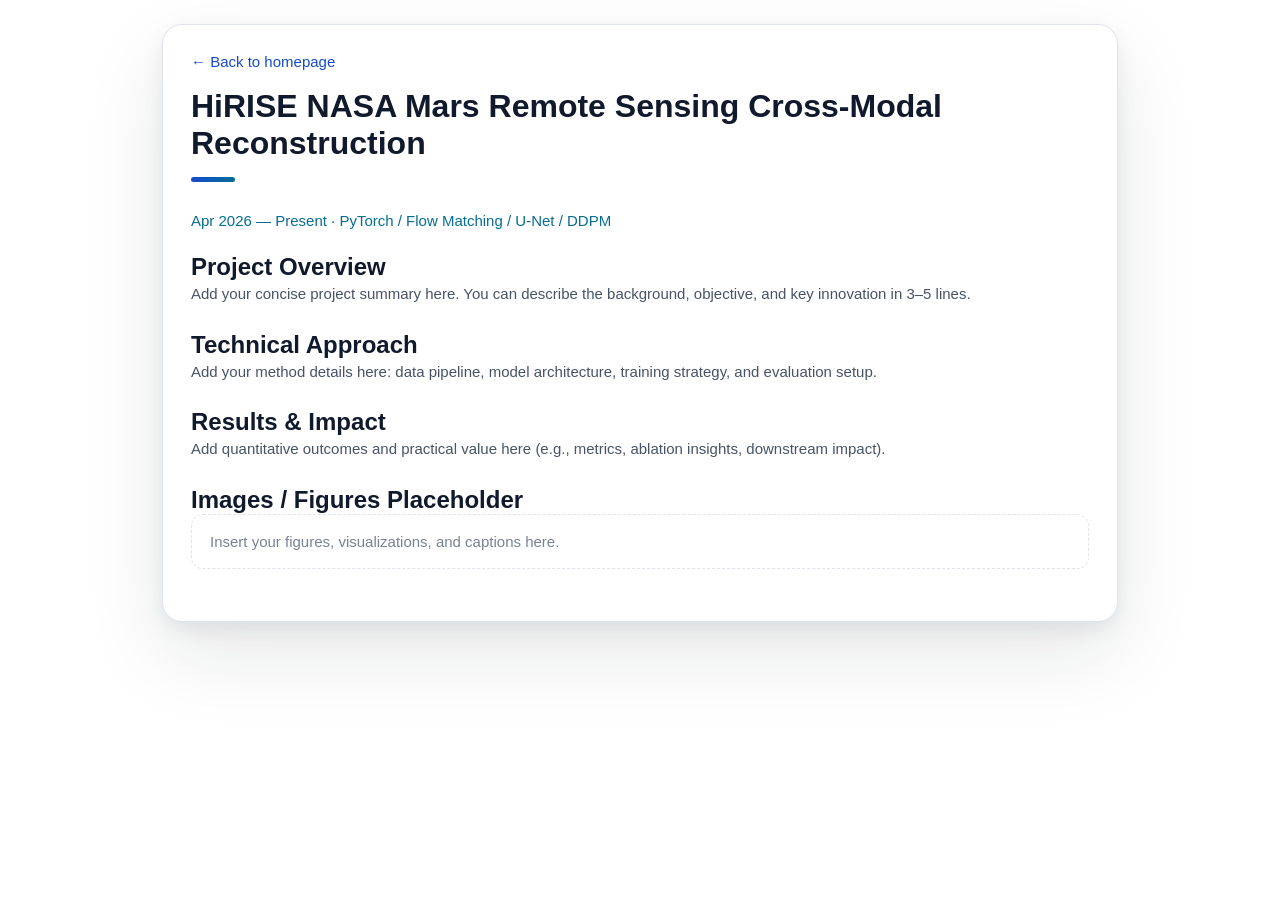
<file: projects/hirise-mars-reconstruction.html>
<!DOCTYPE html>
<html lang="en">

<head>
  <meta charset="UTF-8">
  <meta http-equiv="X-UA-Compatible" content="IE=edge">
  <meta name="viewport" content="width=device-width, initial-scale=1.0">
  <title>HiRISE NASA Mars Reconstruction | Songyang Ding</title>
  <link rel="shortcut icon" href="../assets/images/my-avatar.png" type="image/x-icon">
  <link rel="stylesheet" href="../assets/css/style.css">
  <style>
    .project-page {
      max-width: 980px;
      margin: 24px auto 80px;
      padding: 0 12px;
    }

    .project-shell {
      display: block;
      padding: 28px;
    }

    .project-meta {
      margin: 14px 0 24px;
      color: var(--vegas-gold);
      font-size: var(--fs-6);
    }

    .project-section {
      margin-bottom: 24px;
    }

    .project-section p {
      color: var(--light-gray);
      font-size: var(--fs-6);
      font-weight: var(--fw-300);
      line-height: 1.7;
    }

    .project-back {
      display: inline-block;
      margin-bottom: 18px;
      color: var(--orange-yellow-crayola);
      font-size: var(--fs-6);
      font-weight: var(--fw-500);
    }

    .project-placeholder {
      border: 1px dashed var(--jet);
      border-radius: 12px;
      padding: 18px;
      color: var(--light-gray-70);
      font-size: var(--fs-6);
    }
  </style>
</head>

<body>
  <main class="project-page">
    <article class="project-shell active">
      <a class="project-back" href="../index.html">← Back to homepage</a>

      <header>
        <h1 class="h2 article-title">HiRISE NASA Mars Remote Sensing Cross-Modal Reconstruction</h1>
        <p class="project-meta">Apr 2026 — Present · PyTorch / Flow Matching / U-Net / DDPM</p>
      </header>

      <section class="project-section">
        <h2 class="h3">Project Overview</h2>
        <p>
          Add your concise project summary here. You can describe the background, objective, and key innovation in 3–5 lines.
        </p>
      </section>

      <section class="project-section">
        <h2 class="h3">Technical Approach</h2>
        <p>
          Add your method details here: data pipeline, model architecture, training strategy, and evaluation setup.
        </p>
      </section>

      <section class="project-section">
        <h2 class="h3">Results & Impact</h2>
        <p>
          Add quantitative outcomes and practical value here (e.g., metrics, ablation insights, downstream impact).
        </p>
      </section>

      <section class="project-section">
        <h2 class="h3">Images / Figures Placeholder</h2>
        <div class="project-placeholder">
          Insert your figures, visualizations, and captions here.
        </div>
      </section>
    </article>
  </main>
</body>

</html>
</file>
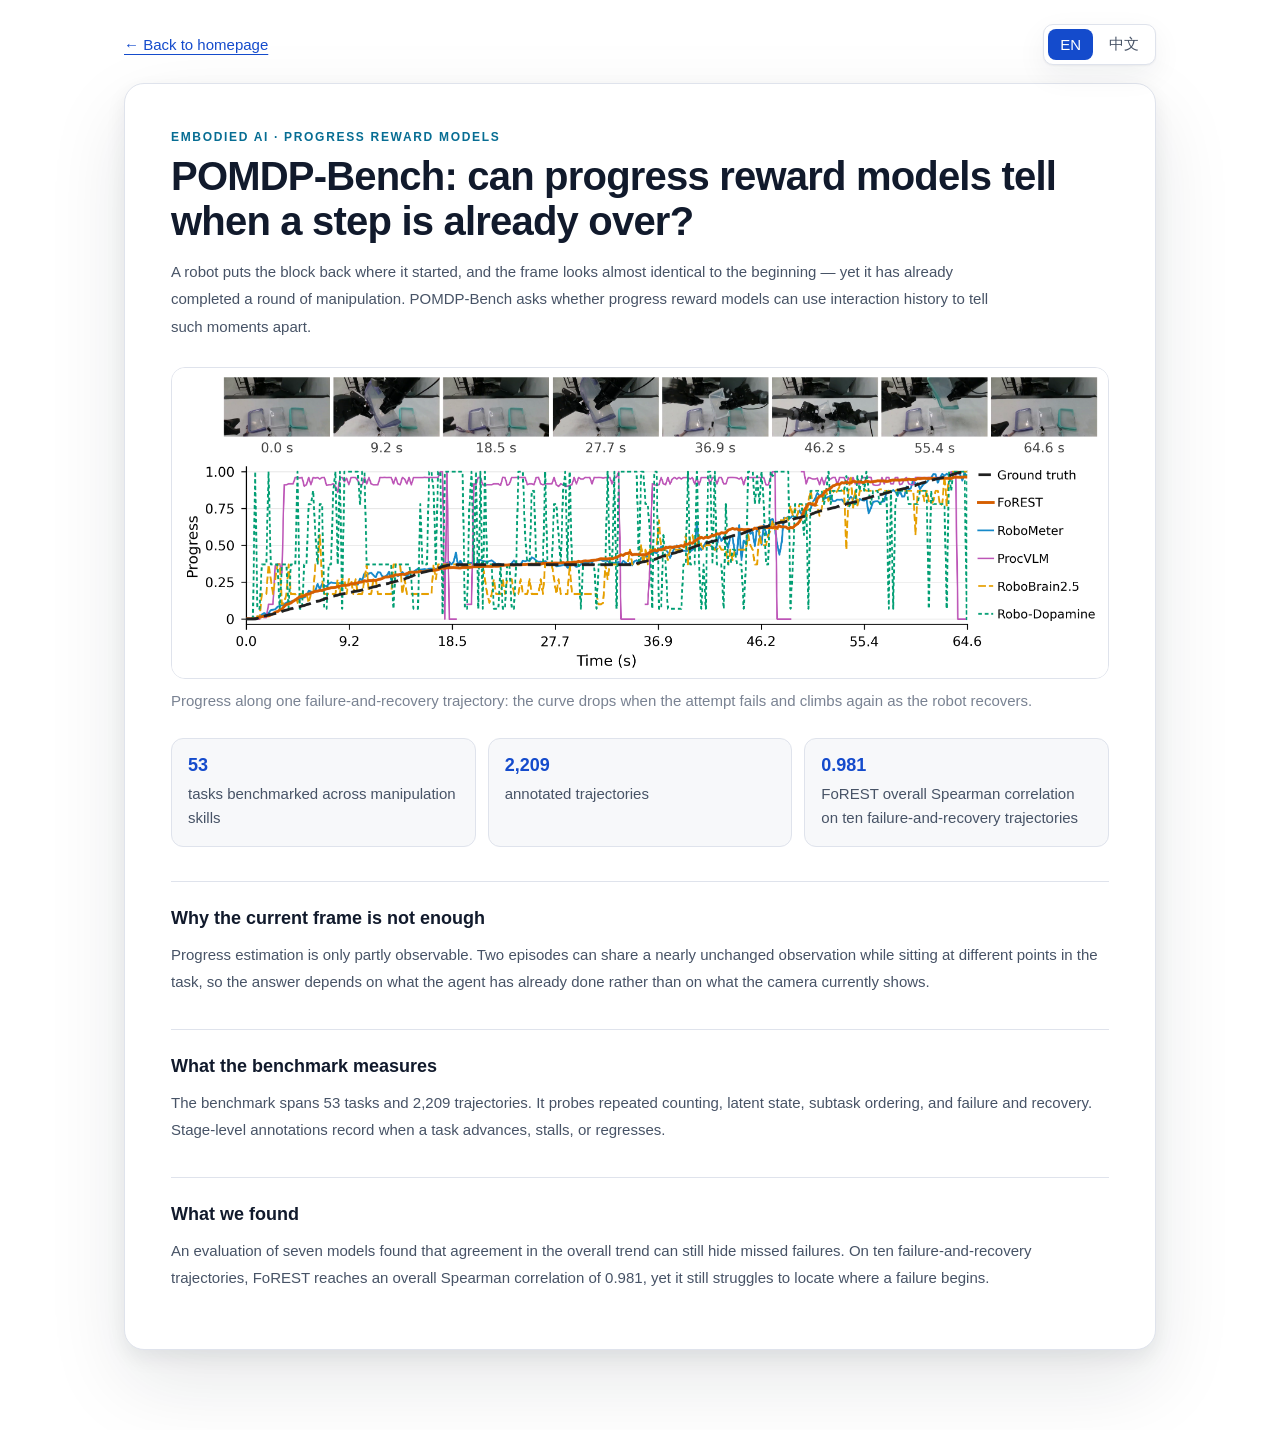
<file: projects/pomdp-bench.html>
<!DOCTYPE html>
<html lang="en">

<head>
  <meta charset="UTF-8">
  <meta http-equiv="X-UA-Compatible" content="IE=edge">
  <meta name="viewport" content="width=device-width, initial-scale=1.0">
  <title>POMDP-Bench | Songyang Ding</title>
  <link rel="shortcut icon" href="../assets/images/my-avatar.png" type="image/x-icon">
  <link rel="stylesheet" href="../assets/css/style.css">
</head>

<body>

  <main class="study-page">

    <div class="study-topbar">
      <a class="study-back" href="../index.html" data-i18n="st.back">&larr; Back to homepage</a>
      <div class="study-lang">
        <button type="button" data-lang="en" class="active">EN</button>
        <button type="button" data-lang="zh">中文</button>
      </div>
    </div>

    <article class="study-shell active">

      <p class="study-eyebrow" data-i18n="st.eyebrow">Embodied AI · Progress reward models</p>

      <h1 class="study-title" data-i18n="st.title">POMDP-Bench: can progress reward models tell when a step is already over?</h1>

      <p class="study-lede" data-i18n="st.lede">A robot puts the block back where it started, and the frame looks almost identical to the beginning — yet it has already completed a round of manipulation. POMDP-Bench asks whether progress reward models can use interaction history to tell such moments apart.</p>

      <figure class="study-figure">
        <img src="../assets/images/pomdp-failure-recovery.png" alt="Failure and recovery trajectories in POMDP-Bench">
        <figcaption data-i18n="st.caption">Progress along one failure-and-recovery trajectory: the curve drops when the attempt fails and climbs again as the robot recovers.</figcaption>
      </figure>

      <div class="study-stats">
        <div class="study-stat"><b>53</b><span data-i18n="st.s1">tasks benchmarked across manipulation skills</span></div>
        <div class="study-stat"><b>2,209</b><span data-i18n="st.s2">annotated trajectories</span></div>
        <div class="study-stat"><b>0.981</b><span data-i18n="st.s3">FoREST overall Spearman correlation on ten failure-and-recovery trajectories</span></div>
      </div>

      <section class="study-section">
        <h2 data-i18n="st.h1">Why the current frame is not enough</h2>
        <p data-i18n="st.p1">Progress estimation is only partly observable. Two episodes can share a nearly unchanged observation while sitting at different points in the task, so the answer depends on what the agent has already done rather than on what the camera currently shows.</p>
      </section>

      <section class="study-section">
        <h2 data-i18n="st.h2">What the benchmark measures</h2>
        <p data-i18n="st.p2">The benchmark spans 53 tasks and 2,209 trajectories. It probes repeated counting, latent state, subtask ordering, and failure and recovery. Stage-level annotations record when a task advances, stalls, or regresses.</p>
      </section>

      <section class="study-section">
        <h2 data-i18n="st.h3">What we found</h2>
        <p data-i18n="st.p3">An evaluation of seven models found that agreement in the overall trend can still hide missed failures. On ten failure-and-recovery trajectories, FoREST reaches an overall Spearman correlation of 0.981, yet it still struggles to locate where a failure begins.</p>
      </section>

    </article>

  </main>

  <script>
    const T = {
      en: {
        'st.back': '← Back to homepage',
        'st.eyebrow': 'Embodied AI · Progress reward models',
        'st.title': 'POMDP-Bench: can progress reward models tell when a step is already over?',
        'st.lede': 'A robot puts the block back where it started, and the frame looks almost identical to the beginning — yet it has already completed a round of manipulation. POMDP-Bench asks whether progress reward models can use interaction history to tell such moments apart.',
        'st.caption': 'Progress along one failure-and-recovery trajectory: the curve drops when the attempt fails and climbs again as the robot recovers.',
        'st.s1': 'tasks benchmarked across manipulation skills',
        'st.s2': 'annotated trajectories',
        'st.s3': 'FoREST overall Spearman correlation on ten failure-and-recovery trajectories',
        'st.h1': 'Why the current frame is not enough',
        'st.p1': 'Progress estimation is only partly observable. Two episodes can share a nearly unchanged observation while sitting at different points in the task, so the answer depends on what the agent has already done rather than on what the camera currently shows.',
        'st.h2': 'What the benchmark measures',
        'st.p2': 'The benchmark spans 53 tasks and 2,209 trajectories. It probes repeated counting, latent state, subtask ordering, and failure and recovery. Stage-level annotations record when a task advances, stalls, or regresses.',
        'st.h3': 'What we found',
        'st.p3': 'An evaluation of seven models found that agreement in the overall trend can still hide missed failures. On ten failure-and-recovery trajectories, FoREST reaches an overall Spearman correlation of 0.981, yet it still struggles to locate where a failure begins.'
      },
      zh: {
        'st.back': '← 返回主页',
        'st.eyebrow': '具身智能 · 进度奖励模型',
        'st.title': 'POMDP-Bench：进度奖励模型能否判断一步操作已经完成？',
        'st.lede': '机器人把积木放回原处后，画面可能与起点几乎相同，但它已经完成了一轮操作。POMDP-Bench 研究进度奖励模型能否利用操作历史分辨这样的时刻。',
        'st.caption': '一条失败与恢复轨迹上的进度：尝试失败时进度回落，机器人恢复后再次上升。',
        'st.s1': '项操作任务',
        'st.s2': '条标注轨迹',
        'st.s3': '十条失败与恢复轨迹上 FoREST 的总体 Spearman 相关系数',
        'st.h1': '为什么只看当前画面不够',
        'st.p1': '进度估计只能部分观测。两条轨迹的画面可能几乎相同，却处在任务的不同阶段，因此答案取决于已经做过什么，而不是摄像头此刻看到什么。',
        'st.h2': '基准考查什么',
        'st.p2': '基准涵盖 53 项任务、2,209 条轨迹，分别考查重复计数、隐含状态、子任务顺序以及失败与恢复。逐阶段标注记录任务何时推进、停滞或倒退。',
        'st.h3': '主要发现',
        'st.p3': '对七种模型的评测发现，总体趋势吻合仍可能掩盖对失败的漏判。在十条失败与恢复轨迹上，FoREST 的总体 Spearman 相关系数达 0.981，但仍难以定位失败的开始。'
      }
    };
    const KEY = 'homepage-lang';
    function setLang(l) {
      if (!T[l]) l = 'en';
      document.documentElement.lang = l === 'zh' ? 'zh-CN' : 'en';
      document.querySelectorAll('[data-i18n]').forEach(e => { const v = T[l][e.dataset.i18n]; if (v) e.textContent = v; });
      document.querySelectorAll('.study-lang button').forEach(b => b.classList.toggle('active', b.dataset.lang === l));
      try { localStorage.setItem(KEY, l); } catch (e) {}
    }
    document.querySelectorAll('.study-lang button').forEach(b => b.addEventListener('click', () => setLang(b.dataset.lang)));
    let saved = 'en';
    try { saved = localStorage.getItem(KEY) || 'en'; } catch (e) {}
    setLang(saved);
  </script>

</body>

</html>
</file>
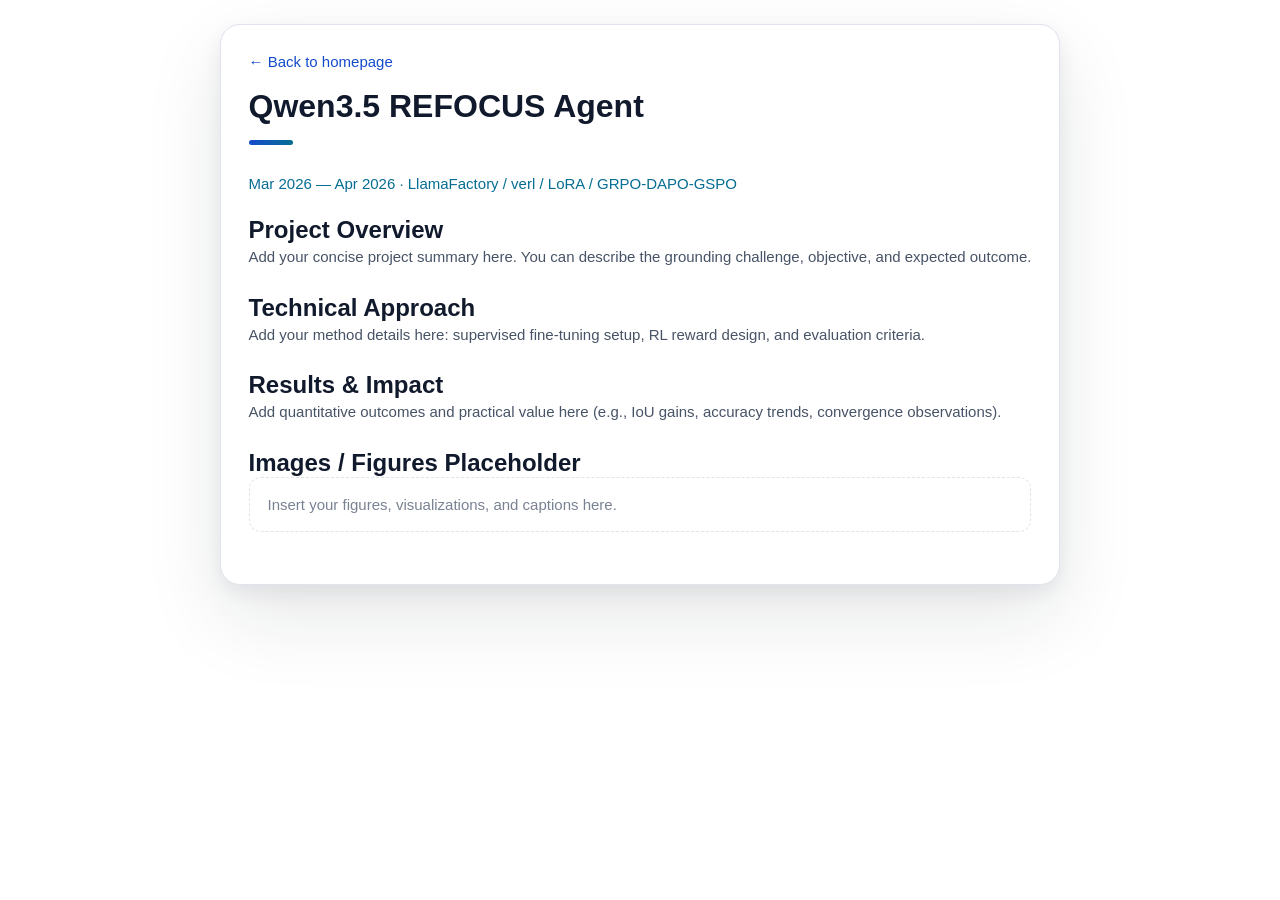
<file: projects/qwen35-refocus-agent.html>
<!DOCTYPE html>
<html lang="en">

<head>
  <meta charset="UTF-8">
  <meta http-equiv="X-UA-Compatible" content="IE=edge">
  <meta name="viewport" content="width=device-width, initial-scale=1.0">
  <title>Qwen3.5 REFOCUS Agent | Songyang Ding</title>
  <link rel="shortcut icon" href="../assets/images/my-avatar.png" type="image/x-icon">
  <link rel="stylesheet" href="../assets/css/style.css">
  <style>
    .project-page {
      max-width: 980px;
      margin: 24px auto 80px;
      padding: 0 12px;
    }

    .project-shell {
      display: block;
      padding: 28px;
    }

    .project-meta {
      margin: 14px 0 24px;
      color: var(--vegas-gold);
      font-size: var(--fs-6);
    }

    .project-section {
      margin-bottom: 24px;
    }

    .project-section p {
      color: var(--light-gray);
      font-size: var(--fs-6);
      font-weight: var(--fw-300);
      line-height: 1.7;
    }

    .project-back {
      display: inline-block;
      margin-bottom: 18px;
      color: var(--orange-yellow-crayola);
      font-size: var(--fs-6);
      font-weight: var(--fw-500);
    }

    .project-placeholder {
      border: 1px dashed var(--jet);
      border-radius: 12px;
      padding: 18px;
      color: var(--light-gray-70);
      font-size: var(--fs-6);
    }
  </style>
</head>

<body>
  <main class="project-page">
    <article class="project-shell active">
      <a class="project-back" href="../index.html">← Back to homepage</a>

      <header>
        <h1 class="h2 article-title">Qwen3.5 REFOCUS Agent</h1>
        <p class="project-meta">Mar 2026 — Apr 2026 · LlamaFactory / verl / LoRA / GRPO-DAPO-GSPO</p>
      </header>

      <section class="project-section">
        <h2 class="h3">Project Overview</h2>
        <p>
          Add your concise project summary here. You can describe the grounding challenge, objective, and expected outcome.
        </p>
      </section>

      <section class="project-section">
        <h2 class="h3">Technical Approach</h2>
        <p>
          Add your method details here: supervised fine-tuning setup, RL reward design, and evaluation criteria.
        </p>
      </section>

      <section class="project-section">
        <h2 class="h3">Results & Impact</h2>
        <p>
          Add quantitative outcomes and practical value here (e.g., IoU gains, accuracy trends, convergence observations).
        </p>
      </section>

      <section class="project-section">
        <h2 class="h3">Images / Figures Placeholder</h2>
        <div class="project-placeholder">
          Insert your figures, visualizations, and captions here.
        </div>
      </section>
    </article>
  </main>
</body>

</html>
</file>
<file: assets/css/style.css>
/*-----------------------------------*\
  #style.css
\*-----------------------------------*/


/**
 * copyright 2022 @codewithsadee
 */





/*-----------------------------------*\
  #CUSTOM PROPERTY
\*-----------------------------------*/

:root {

  /**
   * colors
   */

  /* gradient */

  --bg-gradient-onyx: linear-gradient(
    to bottom right, 
    hsl(240, 1%, 25%) 3%, 
    hsl(0, 0%, 19%) 97%
  );
  --bg-gradient-jet: linear-gradient(
    to bottom right, 
    hsla(240, 1%, 18%, 0.251) 0%, 
    hsla(240, 2%, 11%, 0) 100%
  ), hsl(240, 2%, 13%);
  --bg-gradient-yellow-1: linear-gradient(
    to bottom right, 
    hsl(45, 100%, 71%) 0%, 
    hsla(36, 100%, 69%, 0) 50%
  );
  --bg-gradient-yellow-2: linear-gradient(
    135deg, 
    hsla(45, 100%, 71%, 0.251) 0%, 
    hsla(35, 100%, 68%, 0) 59.86%
  ), hsl(240, 2%, 13%);
  --border-gradient-onyx: linear-gradient(
    to bottom right, 
    hsl(0, 0%, 25%) 0%, 
    hsla(0, 0%, 25%, 0) 50%
  );
  --text-gradient-yellow: linear-gradient(
    to right, 
    hsl(45, 100%, 72%), 
    hsl(35, 100%, 68%)
  );

  /* solid */

  --jet: hsl(0, 0%, 22%);
  --onyx: hsl(240, 1%, 17%);
  --eerie-black-1: hsl(240, 2%, 13%);
  --eerie-black-2: hsl(240, 2%, 12%);
  --smoky-black: hsl(0, 0%, 7%);
  --white-1: hsl(0, 0%, 100%);
  --white-2: hsl(0, 0%, 98%);
  --orange-yellow-crayola: hsl(45, 100%, 72%);
  --vegas-gold: hsl(45, 54%, 58%);
  --light-gray: hsl(0, 0%, 84%);
  --light-gray-70: hsla(0, 0%, 84%, 0.7);
  --bittersweet-shimmer: hsl(0, 43%, 51%);

  /**
   * typography
   */

  /* font-family */
  --ff-poppins: 'Poppins', sans-serif;

  /* font-size */
  --fs-1: 24px;
  --fs-2: 18px;
  --fs-3: 17px;
  --fs-4: 16px;
  --fs-5: 15px;
  --fs-6: 14px;
  --fs-7: 13px;
  --fs-8: 11px;

  /* font-weight */
  --fw-300: 300;
  --fw-400: 400;
  --fw-500: 500;
  --fw-600: 600;

  /**
   * shadow
   */
  
  --shadow-1: -4px 8px 24px hsla(0, 0%, 0%, 0.25);
  --shadow-2: 0 16px 30px hsla(0, 0%, 0%, 0.25);
  --shadow-3: 0 16px 40px hsla(0, 0%, 0%, 0.25);
  --shadow-4: 0 25px 50px hsla(0, 0%, 0%, 0.15);
  --shadow-5: 0 24px 80px hsla(0, 0%, 0%, 0.25);

  /**
   * transition
   */

  --transition-1: 0.25s ease;
  --transition-2: 0.5s ease-in-out;

}





/*-----------------------------------*\
  #RESET
\*-----------------------------------*/

*, *::before, *::after {
  margin: 0;
  padding: 0;
  box-sizing: border-box;
}

a { text-decoration: none; }

li { list-style: none; }

img, ion-icon, a, button, time, span { display: block; }

button {
  font: inherit;
  background: none;
  border: none;
  text-align: left;
  cursor: pointer;
}

input, textarea {
  display: block;
  width: 100%;
  background: none;
  font: inherit;
}

::selection {
  background: var(--orange-yellow-crayola);
  color: var(--smoky-black);
}

:focus { outline-color: var(--orange-yellow-crayola); }

html { font-family: var(--ff-poppins); }

body { background: var(--smoky-black); }





/*-----------------------------------*\
  #REUSED STYLE
\*-----------------------------------*/

.sidebar,
article {
  background: var(--eerie-black-2);
  border: 1px solid var(--jet);
  border-radius: 20px;
  padding: 15px;
  box-shadow: var(--shadow-1);
  z-index: 1;
}

.separator {
  width: 100%;
  height: 1px;
  background: var(--jet);
  margin: 16px 0;
}

.icon-box {
  position: relative;
  background: var(--border-gradient-onyx);
  width: 30px;
  height: 30px;
  border-radius: 8px;
  display: flex;
  justify-content: center;
  align-items: center;
  font-size: 16px;
  color: var(--orange-yellow-crayola);
  box-shadow: var(--shadow-1);
  z-index: 1;
}

.icon-box::before {
  content: "";
  position: absolute;
  inset: 1px;
  background: var(--eerie-black-1);
  border-radius: inherit;
  z-index: -1;
}

.icon-box ion-icon { --ionicon-stroke-width: 35px; }

article { display: none; }

article.active {
  display: block;
  animation: fade 0.5s ease backwards;
}

@keyframes fade {
  0% { opacity: 0; }
  100% { opacity: 1; }
}

.h2,
.h3,
.h4,
.h5 {
  color: var(--white-2);
  text-transform: capitalize;
}

.h2 { font-size: var(--fs-1); }

.h3 { font-size: var(--fs-2); }

.h4 { font-size: var(--fs-4); }

.h5 {
  font-size: var(--fs-7);
  font-weight: var(--fw-500);
}

.article-title {
  position: relative;
  padding-bottom: 7px;
}

.article-title::after {
  content: "";
  position: absolute;
  bottom: 0;
  left: 0;
  width: 30px;
  height: 3px;
  background: var(--text-gradient-yellow);
  border-radius: 3px;
}

.has-scrollbar::-webkit-scrollbar {
  width: 5px; /* for vertical scrollbar */
  height: 5px; /* for horizontal scrollbar */
}

.has-scrollbar::-webkit-scrollbar-track {
  background: var(--onyx);
  border-radius: 5px;
}

.has-scrollbar::-webkit-scrollbar-thumb {
  background: var(--orange-yellow-crayola);
  border-radius: 5px;
}

.has-scrollbar::-webkit-scrollbar-button { width: 20px; }

.content-card {
  position: relative;
  background: var(--border-gradient-onyx);
  padding: 15px;
  padding-top: 45px;
  border-radius: 14px;
  box-shadow: var(--shadow-2);
  cursor: pointer;
  z-index: 1;
}

.content-card::before {
  content: "";
  position: absolute;
  inset: 1px;
  background: var(--bg-gradient-jet);
  border-radius: inherit;
  z-index: -1;
}





/*-----------------------------------*\
  #MAIN
\*-----------------------------------*/

main {
  margin: 15px 12px;
  margin-bottom: 75px;
  min-width: 259px;
}





/*-----------------------------------*\
  #SIDEBAR
\*-----------------------------------*/

.sidebar {
  margin-bottom: 15px;
  max-height: 112px;
  overflow: hidden;
  transition: var(--transition-2);
  min-width: max-content;
}

.sidebar.active { max-height: 405px; }

.sidebar-info {
  position: relative;
  display: flex;
  justify-content: flex-start;
  align-items: center;
  gap: 15px;
}

.avatar-box {
  background: var(--bg-gradient-onyx);
  border-radius: 20px;
  overflow: hidden;
}

.avatar-box img {
  aspect-ratio: 1;
  object-fit: cover;
  object-position: center 65%;
  object-view-box: inset(36% 24% 22% 20%);
  border-radius: inherit;
  display: block;
}

.info-content .name {
  color: var(--white-2);
  font-size: var(--fs-3);
  font-weight: var(--fw-500);
  letter-spacing: -0.25px;
  margin-bottom: 10px;
}

.info-content .title {
  color: var(--white-1);
  background: var(--onyx);
  font-size: var(--fs-8);
  font-weight: var(--fw-300);
  width: max-content;
  padding: 3px 12px;
  border-radius: 8px;
}

.info_more-btn {
  position: absolute;
  top: -15px;
  right: -15px;
  border-radius: 0 15px;
  font-size: 13px;
  color: var(--orange-yellow-crayola);
  background: var(--border-gradient-onyx);
  padding: 10px;
  box-shadow: var(--shadow-2);
  transition: var(--transition-1);
  z-index: 1;
}

.info_more-btn::before {
  content: "";
  position: absolute;
  inset: 1px;
  border-radius: inherit;
  background: var(--bg-gradient-jet);
  transition: var(--transition-1);
  z-index: -1;
}

.info_more-btn:hover,
.info_more-btn:focus { background: var(--bg-gradient-yellow-1); }

.info_more-btn:hover::before,
.info_more-btn:focus::before { background: var(--bg-gradient-yellow-2); }

.info_more-btn span { display: none; }

.sidebar-info_more {
  opacity: 0;
  visibility: hidden;
  transition: var(--transition-2);
}

.sidebar.active .sidebar-info_more {
  opacity: 1;
  visibility: visible;
}

.contacts-list {
  display: grid;
  grid-template-columns: 1fr;
  gap: 16px;
}

.contact-item {
  min-width: 100%;
  display: flex;
  align-items: center;
  gap: 16px;
}

.contact-info {
  max-width: calc(100% - 46px);
  width: calc(100% - 46px);
}

.contact-title {
  color: var(--light-gray-70);
  font-size: var(--fs-8);
  text-transform: uppercase;
  margin-bottom: 2px;
}

.contact-info :is(.contact-link, time, address) {
  color: var(--white-2);
  font-size: var(--fs-7);
}

.contact-info address { font-style: normal; }

.social-list {
  display: flex;
  justify-content: flex-start;
  align-items: center;
  gap: 15px;
  padding-bottom: 4px;
  padding-left: 7px;
}

.social-item .social-link {
  color: var(--light-gray-70);
  font-size: 18px;
}

.social-button {
  cursor: pointer;
  line-height: 1;
}


.social-item .social-link:hover { color: var(--light-gray); }

.wechat-modal {
  position: fixed;
  inset: 0;
  display: grid;
  place-items: center;
  padding: 24px;
  opacity: 0;
  visibility: hidden;
  pointer-events: none;
  transition: var(--transition-1);
  z-index: 20;
}

.wechat-modal[hidden] { display: none; }

.wechat-modal.active {
  opacity: 1;
  visibility: visible;
  pointer-events: all;
}

.wechat-modal__overlay {
  position: absolute;
  inset: 0;
  background: hsla(0, 0%, 5%, 0.78);
  backdrop-filter: blur(4px);
}

.wechat-modal__card {
  position: relative;
  width: min(100%, 340px);
  padding: 24px;
  border: 1px solid var(--jet);
  border-radius: 16px;
  background: var(--eerie-black-2);
  box-shadow: var(--shadow-5);
  transform: translateY(8px) scale(0.98);
  transition: var(--transition-1);
  z-index: 1;
}

.wechat-modal.active .wechat-modal__card {
  transform: translateY(0) scale(1);
}

.wechat-modal__close {
  position: absolute;
  top: 12px;
  right: 12px;
  display: grid;
  place-items: center;
  width: 32px;
  height: 32px;
  border-radius: 8px;
  color: var(--white-2);
  background: var(--onyx);
  opacity: 0.75;
  cursor: pointer;
}

.wechat-modal__close:hover,
.wechat-modal__close:focus { opacity: 1; }

.wechat-modal__title {
  margin-right: 36px;
  margin-bottom: 8px;
  text-transform: none;
}

.wechat-modal__text {
  color: var(--light-gray);
  font-size: var(--fs-6);
  line-height: 1.6;
  margin-bottom: 18px;
}

.wechat-modal__qr {
  display: grid;
  place-items: center;
  min-height: 252px;
  padding: 14px;
  border: 1px solid var(--jet);
  border-radius: 12px;
  background: var(--white-1);
}

.wechat-modal__qr img {
  width: 220px;
  max-width: 100%;
  height: auto;
  border-radius: 8px;
}

.wechat-modal__fallback {
  display: none;
  color: var(--eerie-black-1);
  font-size: var(--fs-6);
  line-height: 1.5;
  text-align: center;
}

.wechat-modal__qr.is-missing img { display: none; }

.wechat-modal__qr.is-missing .wechat-modal__fallback { display: block; }





/*-----------------------------------*\
  #NAVBAR
\*-----------------------------------*/

.navbar {
  position: fixed;
  bottom: 0;
  left: 0;
  width: 100%;
  background: hsla(240, 1%, 17%, 0.75);
  backdrop-filter: blur(10px);
  border: 1px solid var(--jet);
  border-radius: 12px 12px 0 0;
  box-shadow: var(--shadow-2);
  z-index: 5;
}

.navbar-list {
  display: flex;
  flex-wrap: wrap;
  justify-content: center;
  align-items: center;
  padding: 0 10px;
}

.navbar-link {
  color: var(--light-gray);
  font-size: var(--fs-8);
  padding: 20px 7px;
  transition: color var(--transition-1);
}

.navbar-link:hover,
.navbar-link:focus { color: var(--light-gray-70); }

.navbar-link.active { color: var(--orange-yellow-crayola); }

.lang-switcher {
  position: fixed;
  top: 14px;
  right: 14px;
  display: inline-flex;
  align-items: center;
  gap: 6px;
  padding: 6px;
  border: 1px solid var(--jet);
  border-radius: 12px;
  background: hsla(240, 1%, 17%, 0.88);
  backdrop-filter: blur(10px);
  box-shadow: var(--shadow-2);
  z-index: 10;
}

.lang-btn {
  min-width: 50px;
  padding: 6px 10px;
  border-radius: 8px;
  color: var(--light-gray);
  font-size: var(--fs-8);
  font-weight: var(--fw-500);
  line-height: 1;
  text-align: center;
  transition: var(--transition-1);
}

.lang-btn:hover,
.lang-btn:focus {
  color: var(--white-2);
  background: var(--onyx);
}

.lang-btn.active {
  color: var(--smoky-black);
  background: var(--orange-yellow-crayola);
}





/*-----------------------------------*\
  #ABOUT
\*-----------------------------------*/

.about .article-title { margin-bottom: 15px; }

.about-text {
  color: var(--light-gray);
  font-size: var(--fs-6);
  font-weight: var(--fw-300);
  line-height: 1.6;
}

.about-text p { margin-bottom: 15px; }



/**
 * #service 
 */

.service { margin-bottom: 35px; }

.service-title { margin-bottom: 20px; }

.service-list {
  display: grid;
  grid-template-columns: 1fr;
  gap: 20px;
}

.service-item {
  position: relative;
  background: var(--border-gradient-onyx);
  padding: 20px;
  border-radius: 14px;
  box-shadow: var(--shadow-2);
  z-index: 1;
}

.service-item::before {
  content: "";
  position: absolute;
  inset: 1px;
  background: var(--bg-gradient-jet);
  border-radius: inherit;
  z-index: -1;
}

.service-icon-box { margin-bottom: 10px; }

.service-icon-box img { margin: auto; }

.service-content-box { text-align: center; }

.service-item-title { margin-bottom: 7px; }

.service-item-text {
  color: var(--light-gray);
  font-size: var(--fs-6);
  font-weight: var(--fw-3);
  line-height: 1.6;
}


/**
 * #testimonials 
 */

.testimonials { margin-bottom: 30px; }

.testimonials-title { margin-bottom: 20px; }

.testimonials-list {
  display: flex;
  justify-content: flex-start;
  align-items: flex-start;
  gap: 15px;
  margin: 0 -15px;
  padding: 25px 15px;
  padding-bottom: 35px;
  overflow-x: auto;
  scroll-behavior: smooth;
  overscroll-behavior-inline: contain;
  scroll-snap-type: inline mandatory;
}

.testimonials-item {
  min-width: 100%;
  scroll-snap-align: center;
}

.testimonials-avatar-box {
  position: absolute;
  top: 0;
  left: 0;
  transform: translate(15px, -25px);
  background: var(--bg-gradient-onyx);
  border-radius: 14px;
  box-shadow: var(--shadow-1);
}

.testimonials-item-title { margin-bottom: 7px; }

.testimonials-text {
  color: var(--light-gray);
  font-size: var(--fs-6);
  font-weight: var(--fw-300);
  line-height: 1.6;
  display: -webkit-box;
  line-clamp: 4;
  -webkit-line-clamp: 4;
  -webkit-box-orient: vertical;
  overflow: hidden;
}


/**
 * #testimonials-modal
 */

.modal-container {
  position: fixed;
  top: 0;
  left: 0;
  width: 100%;
  height: 100%;
  display: flex;
  justify-content: center;
  align-items: center;
  overflow-y: auto;
  overscroll-behavior: contain;
  z-index: 20;
  pointer-events: none;
  visibility: hidden;
}

.modal-container::-webkit-scrollbar { display: none; }

.modal-container.active {
  pointer-events: all;
  visibility: visible;
}

.overlay {
  position: fixed;
  top: 0;
  left: 0;
  width: 100%;
  height: 100vh;
  background: hsl(0, 0%, 5%);
  opacity: 0;
  visibility: hidden;
  pointer-events: none;
  z-index: 1;
  transition: var(--transition-1);
}

.overlay.active {
  opacity: 0.8;
  visibility: visible;
  pointer-events: all;
}

.testimonials-modal {
  background: var(--eerie-black-2);
  position: relative;
  padding: 15px;
  margin: 15px 12px;
  border: 1px solid var(--jet);
  border-radius: 14px;
  box-shadow: var(--shadow-5);
  transform: scale(1.2);
  opacity: 0;
  transition: var(--transition-1);
  z-index: 2;
}

.modal-container.active .testimonials-modal {
  transform: scale(1);
  opacity: 1;
}

.modal-close-btn {
  position: absolute;
  top: 15px;
  right: 15px;
  background: var(--onyx);
  border-radius: 8px;
  width: 32px;
  height: 32px;
  display: flex;
  justify-content: center;
  align-items: center;
  color: var(--white-2);
  font-size: 18px;
  opacity: 0.7;
}

.modal-close-btn:hover,
.modal-close-btn:focus { opacity: 1; }

.modal-close-btn ion-icon { --ionicon-stroke-width: 50px; }

.modal-avatar-box {
  background: var(--bg-gradient-onyx);
  width: max-content;
  border-radius: 14px;
  margin-bottom: 15px;
  box-shadow: var(--shadow-2);
}

.modal-img-wrapper > img { display: none; }

.modal-title { margin-bottom: 4px; }

.modal-content time {
  font-size: var(--fs-6);
  color: var(--light-gray-70);
  font-weight: var(--fw-300);
  margin-bottom: 10px;
}

.modal-content p {
  color: var(--light-gray);
  font-size: var(--fs-6);
  font-weight: var(--fw-300);
  line-height: 1.6;
}


/**
 * #clients 
 */

.clients { margin-bottom: 15px; }

.clients-list {
  display: flex;
  justify-content: flex-start;
  align-items: flex-start;
  gap: 15px;
  margin: 0 -15px;
  padding: 25px;
  padding-bottom: 25px;
  overflow-x: auto;
  scroll-behavior: smooth;
  overscroll-behavior-inline: contain;
  scroll-snap-type: inline mandatory;
  scroll-padding-inline: 25px;
}

.clients-item {
  min-width: 50%;
  scroll-snap-align: start;
}

.clients-item img {
  width: 100%;
  filter: grayscale(1);
  transition: var(--transition-1);
}

.clients-item img:hover { filter: grayscale(0); }





/*-----------------------------------*\
  #RESUME
\*-----------------------------------*/

.article-title { margin-bottom: 30px; }


/**
 * education and experience 
 */

.timeline { margin-bottom: 30px; }

.timeline .title-wrapper {
  display: flex;
  align-items: center;
  gap: 15px;
  margin-bottom: 25px;
}

.timeline-list {
  font-size: var(--fs-6);
  margin-left: 45px;
}

.timeline-item { position: relative; }

.timeline-item:not(:last-child) { margin-bottom: 20px; }

.timeline-item-title {
  font-size: var(--fs-6);
  line-height: 1.3;
  margin-bottom: 7px;
}

.timeline-item-title > span {
  display: inline;
  color: var(--white-2);
}

.timeline-project-link {
  color: inherit;
  text-decoration: none;
  transition: color var(--transition-1);
}

.timeline-project-link:hover,
.timeline-project-link:focus {
  color: var(--orange-yellow-crayola);
}

.timeline-jump-link {
  display: inline-block;
  margin-left: 10px;
  color: var(--vegas-gold);
  font-weight: var(--fw-500);
  text-decoration: none;
  transition: color var(--transition-1);
}

.timeline-jump-link:hover,
.timeline-jump-link:focus {
  color: var(--orange-yellow-crayola);
}

.timeline-item > span {
  color: var(--vegas-gold);
  font-weight: var(--fw-400);
  line-height: 1.6;
}

.timeline-item:not(:last-child)::before {
  content: "";
  position: absolute;
  top: -25px;
  left: -30px;
  width: 1px;
  height: calc(100% + 50px);
  background: var(--jet);
}

.timeline-item::after {
  content: "";
  position: absolute;
  top: 5px;
  left: -33px;
  height: 6px;
  width: 6px;
  background: var(--text-gradient-yellow);
  border-radius: 50%;
  box-shadow: 0 0 0 4px var(--jet);
}

.timeline-text {
  color: var(--light-gray);
  font-weight: var(--fw-300);
  line-height: 1.6;
}

/* Make paragraph spacing inside list items clearer than line spacing */
li p + p {
  margin-top: 12px;
}

.timeline-item .timeline-text + .timeline-text {
  margin-top: 14px;
}


/**
 * skills 
 */

.skills-title { margin-bottom: 20px; }

.skills-list { padding: 20px; }


.skills-item:not(:last-child) { margin-bottom: 15px; }

.skill .title-wrapper {
  display: flex;
  align-items: center;
  gap: 5px;
  margin-bottom: 8px;
}

.skill .title-wrapper data {
  color: var(--light-gray);
  font-size: var(--fs-7);
  font-weight: var(--fw-300);
}

.skill-progress-bg {
  background: var(--jet);
  width: 100%;
  height: 8px;
  border-radius: 10px;
}

.skill-progress-fill {
  background: var(--text-gradient-yellow);
  height: 100%;
  border-radius: inherit;
}





/*-----------------------------------*\
  #PORTFOLIO
\*-----------------------------------*/

.filter-list { display: none; }

.filter-select-box {
  position: relative;
  margin-bottom: 25px;
}

.filter-select {
  background: var(--eerie-black-2);
  color: var(--light-gray);
  display: flex;
  justify-content: space-between;
  align-items: center;
  width: 100%;
  padding: 12px 16px;
  border: 1px solid var(--jet);
  border-radius: 14px;
  font-size: var(--fs-6);
  font-weight: var(--fw-300);
}

.filter-select.active .select-icon { transform: rotate(0.5turn); }

.select-list {
  background: var(--eerie-black-2);
  position: absolute;
  top: calc(100% + 6px);
  width: 100%;
  padding: 6px;
  border: 1px solid var(--jet);
  border-radius: 14px;
  z-index: 2;
  opacity: 0;
  visibility: hidden;
  pointer-events: none;
  transition: 0.15s ease-in-out;
}

.filter-select.active + .select-list {
  opacity: 1;
  visibility: visible;
  pointer-events: all;
}

.select-item button {
  background: var(--eerie-black-2);
  color: var(--light-gray);
  font-size: var(--fs-6);
  font-weight: var(--fw-300);
  text-transform: capitalize;
  width: 100%;
  padding: 8px 10px;
  border-radius: 8px;
}

.select-item button:hover { --eerie-black-2: hsl(240, 2%, 20%); }

.project-list {
  display: grid;
  grid-template-columns: 1fr;
  gap: 30px;
  margin-bottom: 10px;
}

.project-item { display: none; }

.project-item.active {
  display: block;
  animation: scaleUp 0.25s ease forwards;
}

@keyframes scaleUp {
  0% { transform: scale(0.5); }
  100% { transform: scale(1); }
}

.project-item > a { width: 100%; }

.project-img {
  position: relative;
  width: 100%;
  height: 200px;
  border-radius: 16px;
  overflow: hidden;
  margin-bottom: 15px;
}

.project-img::before {
  content: "";
  position: absolute;
  top: 0;
  left: 0;
  width: 100%;
  height: 100%;
  background: transparent;
  z-index: 1;
  transition: var(--transition-1);
}

.project-item > a:hover .project-img::before { background: hsla(0, 0%, 0%, 0.5); }

.project-item-icon-box {
  --scale: 0.8;

  background: var(--jet);
  color: var(--orange-yellow-crayola);
  position: absolute;
  top: 50%;
  left: 50%;
  transform: translate(-50%, -50%) scale(var(--scale));
  font-size: 20px;
  padding: 18px;
  border-radius: 12px;
  opacity: 0;
  z-index: 1;
  transition: var(--transition-1);
}

.project-item > a:hover .project-item-icon-box {
  --scale: 1;
  opacity: 1;
}

.project-item-icon-box ion-icon { --ionicon-stroke-width: 50px; }

.project-img img {
  width: 100%;
  height: 100%;
  object-fit: cover;
  transition: var(--transition-1);
}

.project-item > a:hover img { transform: scale(1.1); }

.project-title,
.project-category { margin-left: 10px; }

.project-title {
  color: var(--white-2);
  font-size: var(--fs-5);
  font-weight: var(--fw-400);
  text-transform: capitalize;
  line-height: 1.3;
}

.project-category {
  color: var(--light-gray-70);
  font-size: var(--fs-6);
  font-weight: var(--fw-300);
}





/*-----------------------------------*\
  #BLOG
\*-----------------------------------*/

.blog-posts { margin-bottom: 10px; }

.blog-posts-list {
  display: grid;
  grid-template-columns: 1fr;
  gap: 20px;
}

.blog-post-item > a {
  position: relative;
  background: var(--border-gradient-onyx);
  height: 100%;
  box-shadow: var(--shadow-4);
  border-radius: 16px;
  z-index: 1;
}

.blog-post-item > a::before {
  content: "";
  position: absolute;
  inset: 1px;
  border-radius: inherit;
  background: var(--eerie-black-1);
  z-index: -1;
}

.blog-banner-box {
  width: 100%;
  height: 200px;
  border-radius: 12px;
  overflow: hidden;
}

.blog-banner-box img {
  width: 100%;
  height: 100%;
  object-fit: cover;
  transition: var(--transition-1);
}

.blog-post-item > a:hover .blog-banner-box img { transform: scale(1.1); }

.blog-content { padding: 15px; }

.blog-meta {
  display: flex;
  justify-content: flex-start;
  align-items: center;
  gap: 7px;
  margin-bottom: 10px;
}

.blog-meta :is(.blog-category, time) {
  color: var(--light-gray-70);
  font-size: var(--fs-6);
  font-weight: var(--fw-300);
}

.blog-meta .dot {
  background: var(--light-gray-70);
  width: 4px;
  height: 4px;
  border-radius: 4px;
}

.blog-item-title {
  margin-bottom: 10px;
  line-height: 1.3;
  transition: var(--transition-1);
}

.blog-post-item > a:hover .blog-item-title { color: var(--orange-yellow-crayola); }

.blog-text {
  color: var(--light-gray);
  font-size: var(--fs-6);
  font-weight: var(--fw-300);
  line-height: 1.6;
}





/*-----------------------------------*\
  #CONTACT
\*-----------------------------------*/

.mapbox {
  position: relative;
  height: 250px;
  width: 100%;
  border-radius: 16px;
  margin-bottom: 30px;
  border: 1px solid var(--jet);
  overflow: hidden;
}

.mapbox figure { height: 100%; }

.mapbox iframe {
  width: 100%;
  height: 100%;
  border: none;
  filter: grayscale(1) invert(1);
}

.contact-form { margin-bottom: 10px; }

.form-title { margin-bottom: 20px; }

.input-wrapper {
  display: grid;
  grid-template-columns: 1fr;
  gap: 25px;
  margin-bottom: 25px;
}

.form-input {
  color: var(--white-2);
  font-size: var(--fs-6);
  font-weight: var(--fw-400);
  padding: 13px 20px;
  border: 1px solid var(--jet);
  border-radius: 14px;
  outline: none;
}

.form-input::placeholder { font-weight: var(--fw-500); }

.form-input:focus { border-color: var(--orange-yellow-crayola); }

textarea.form-input {
  min-height: 100px;
  height: 120px;
  max-height: 200px;
  resize: vertical;
  margin-bottom: 25px;
}

textarea.form-input::-webkit-resizer { display: none; }

.form-input:focus:invalid { border-color: var(--bittersweet-shimmer); }

.form-btn {
  position: relative;
  width: 100%;
  background: var(--border-gradient-onyx);
  color: var(--orange-yellow-crayola);
  display: flex;
  justify-content: center;
  align-items: center;
  gap: 10px;
  padding: 13px 20px;
  border-radius: 14px;
  font-size: var(--fs-6);
  text-transform: capitalize;
  box-shadow: var(--shadow-3);
  z-index: 1;
  transition: var(--transition-1);
}

.form-btn::before {
  content: "";
  position: absolute;
  inset: 1px;
  background: var(--bg-gradient-jet);
  border-radius: inherit;
  z-index: -1;
  transition: var(--transition-1);
}

.form-btn ion-icon { font-size: 16px; }

.form-btn:hover { background: var(--bg-gradient-yellow-1); }

.form-btn:hover::before { background: var(--bg-gradient-yellow-2); }

.form-btn:disabled {
  opacity: 0.7;
  cursor: not-allowed;
}

.form-btn:disabled:hover { background: var(--border-gradient-onyx); }

.form-btn:disabled:hover::before { background: var(--bg-gradient-jet); }





/*-----------------------------------*\
  #RESPONSIVE
\*-----------------------------------*/

/**
 * responsive larger than 450px screen
 */

@media (min-width: 450px) {

  /**
   * client
   */

  .clients-item { min-width: calc(33.33% - 10px); }



  /**
   * #PORTFOLIO, BLOG 
   */

  .project-img,
  .blog-banner-box { height: auto; }

}





/**
 * responsive larger than 580px screen
 */

@media (min-width: 580px) {

  /**
   * CUSTOM PROPERTY
   */

  :root {

    /**
     * typography
     */

    --fs-1: 32px;
    --fs-2: 24px;
    --fs-3: 26px;
    --fs-4: 18px;
    --fs-6: 15px;
    --fs-7: 15px;
    --fs-8: 12px;

  }



  /**
   * #REUSED STYLE
   */

  .sidebar, article {
    width: 520px;
    margin-inline: auto;
    padding: 30px;
  }

  .article-title {
    font-weight: var(--fw-600);
    padding-bottom: 15px;
  }

  .article-title::after {
    width: 40px;
    height: 5px;
  }

  .icon-box {
    width: 48px;
    height: 48px;
    border-radius: 12px;
    font-size: 18px;
  }



  /**
   * #MAIN
   */

  main {
    margin-top: 60px;
    margin-bottom: 100px;
  }



  /**
   * #SIDEBAR
   */

  .sidebar {
    max-height: 180px;
    margin-bottom: 30px;
  }

  .sidebar.active { max-height: 584px; }

  .sidebar-info { gap: 25px; }

  .avatar-box { border-radius: 30px; }

  .avatar-box img { width: 120px; }

  .info-content .name { margin-bottom: 15px; }

  .info-content .title { padding: 5px 18px; }

  .info_more-btn {
    top: -30px;
    right: -30px;
    padding: 10px 15px;
  }

  .info_more-btn span {
    display: block;
    font-size: var(--fs-8);
  }

  .info_more-btn ion-icon { display: none; }

  .separator { margin: 32px 0; }

  .contacts-list { gap: 20px; }

  .contact-info {
    max-width: calc(100% - 64px);
    width: calc(100% - 64px);
  }



  /**
   * #NAVBAR
   */

  .navbar { border-radius: 20px 20px 0 0; }

  .lang-switcher {
    top: 18px;
    right: 18px;
  }

  .navbar-list { gap: 20px; }

  .navbar-link { --fs-8: 14px; }



  /**
   * #ABOUT
   */

  .about .article-title { margin-bottom: 20px; }

  .about-text { margin-bottom: 40px; }

  /* service */

  .service-item {
    display: flex;
    justify-content: flex-start;
    align-items: flex-start;
    gap: 18px;
    padding: 30px;
  }

  .service-icon-box {
    margin-bottom: 0;
    margin-top: 5px;
  }

  .service-content-box { text-align: left; }

  /* testimonials */

  .testimonials-title { margin-bottom: 25px; }

  .testimonials-list {
    gap: 30px;
    margin: 0 -30px;
    padding: 30px;
    padding-bottom: 35px;
  }

  .content-card {
    padding: 30px;
    padding-top: 25px;
  }

  .testimonials-avatar-box {
    transform: translate(30px, -30px);
    border-radius: 20px;
  }

  .testimonials-avatar-box img { width: 80px; }

  .testimonials-item-title {
    margin-bottom: 10px;
    margin-left: 95px;
  }

  .testimonials-text {
    line-clamp: 2;
    -webkit-line-clamp: 2;
  }

  /* testimonials modal */

  .modal-container { padding: 20px; }

  .testimonials-modal {
    display: flex;
    justify-content: flex-start;
    align-items: stretch;
    gap: 25px;
    padding: 30px;
    border-radius: 20px;
  }

  .modal-img-wrapper {
    display: flex;
    flex-direction: column;
    align-items: center;
  }

  .modal-avatar-box {
    border-radius: 18px;
    margin-bottom: 0;
  }

  .modal-avatar-box img { width: 65px; }

  .modal-img-wrapper > img {
    display: block;
    flex-grow: 1;
    width: 35px;
  }

  /* clients */

  .clients-list {
    gap: 50px;
    margin: 0 -30px;
    padding: 45px;
    scroll-padding-inline: 45px;
  }

  .clients-item { min-width: calc(33.33% - 35px); }



  /**
   * #RESUME
   */

  .timeline-list { margin-left: 65px; }

  .timeline-item:not(:last-child)::before { left: -40px; }

  .timeline-item::after {
    height: 8px;
    width: 8px;
    left: -43px;
  }

  .skills-item:not(:last-child) { margin-bottom: 25px; }



  /**
   * #PORTFOLIO, BLOG
   */

  .project-img, .blog-banner-box { border-radius: 16px; }

  .blog-posts-list { gap: 30px; }

  .blog-content { padding: 25px; }



  /**
   * #CONTACT
   */

  .mapbox {
    height: 380px;
    border-radius: 18px;
  }

  .input-wrapper {
    gap: 30px;
    margin-bottom: 30px;
  }

  .form-input { padding: 15px 20px; }

  textarea.form-input { margin-bottom: 30px; }

  .form-btn {
    --fs-6: 16px;
    padding: 16px 20px;
  }

  .form-btn ion-icon { font-size: 18px; }

}





/**
 * responsive larger than 768px screen
 */

@media (min-width: 768px) {

  /**
   * REUSED STYLE
   */

  .sidebar, article { width: 700px; }

  .has-scrollbar::-webkit-scrollbar-button { width: 100px; }



  /**
   * SIDEBAR
   */

  .contacts-list {
    grid-template-columns: 1fr 1fr;
    gap: 30px 15px;
  }



  /**
   * NAVBAR
   */

  .navbar-link { --fs-8: 15px; }



  /**
   * ABOUT
   */

  /* testimonials modal */

  .testimonials-modal {
    gap: 35px;
    max-width: 680px;
  }

  .modal-avatar-box img { width: 80px; }



  /**
   * PORTFOLIO
   */

  .article-title { padding-bottom: 20px; }

  .filter-select-box { display: none; }

  .filter-list {
    display: flex;
    justify-content: flex-start;
    align-items: center;
    gap: 25px;
    padding-left: 5px;
    margin-bottom: 30px;
  }

  .filter-item button {
    color: var(--light-gray);
    font-size: var(--fs-5);
    transition: var(--transition-1);
  }

  .filter-item button:hover { color: var(--light-gray-70); }

  .filter-item button.active { color: var(--orange-yellow-crayola); }

  /* portfolio and blog grid */

  .project-list, .blog-posts-list { grid-template-columns: 1fr 1fr; }



  /**
   * CONTACT
   */

  .input-wrapper { grid-template-columns: 1fr 1fr; }

  .form-btn {
    width: max-content;
    margin-left: auto;
  }
  
}





/**
 * responsive larger than 1024px screen
 */

@media (min-width: 1024px) {

  /**
   * CUSTOM PROPERTY
   */

  :root {

    /**
    * shadow
    */

    --shadow-1: -4px 8px 24px hsla(0, 0%, 0%, 0.125);
    --shadow-2: 0 16px 30px hsla(0, 0%, 0%, 0.125);
    --shadow-3: 0 16px 40px hsla(0, 0%, 0%, 0.125);

  }



  /**
   * REUSED STYLE
   */

  .sidebar, article {
    width: 950px;
    box-shadow: var(--shadow-5);
  }



  /**
   * MAIN 
   */

  main { margin-bottom: 60px; }

  .main-content {
    position: relative;
    width: max-content;
    margin: auto;
  }



  /**
   * NAVBAR
   */

  .navbar {
    position: absolute;
    bottom: auto;
    top: 0;
    left: auto;
    right: 0;
    width: max-content;
    border-radius: 0 20px;
    padding: 0 20px;
    box-shadow: none;
  }

  .navbar-list {
    gap: 30px;
    padding: 0 20px;
  }

  .navbar-link { font-weight: var(--fw-500); }

  .lang-switcher {
    top: 20px;
    right: 20px;
  }



  /**
   * ABOUT
   */

  /* service */

  .service-list {
    grid-template-columns: 1fr 1fr;
    gap: 20px 25px;
  }

  /* testimonials */

  .testimonials-item { min-width: calc(50% - 15px); }

  /* clients */

  .clients-item { min-width: calc(25% - 38px); }



  /**
   * PORTFOLIO
   */

  .project-list { grid-template-columns: repeat(3, 1fr); }



  /**
   * BLOG
   */

  .blog-banner-box { height: 230px; }

}





/**
 * responsive larger than 1250px screen
 */

@media (min-width: 1250px) {

  /**
   * RESET
   */

  body::-webkit-scrollbar { width: 20px; }

  body::-webkit-scrollbar-track { background: var(--smoky-black); }

  body::-webkit-scrollbar-thumb {
    border: 5px solid var(--smoky-black);
    background: hsla(0, 0%, 100%, 0.1);
    border-radius: 20px;
    box-shadow: inset 1px 1px 0 hsla(0, 0%, 100%, 0.11),
                inset -1px -1px 0 hsla(0, 0%, 100%, 0.11);
  }

  body::-webkit-scrollbar-thumb:hover { background: hsla(0, 0%, 100%, 0.15); }

  body::-webkit-scrollbar-button { height: 60px; }



  /**
   * REUSED STYLE
   */

  .sidebar, article { width: auto; }

  article { min-height: 100%; }



  /**
   * MAIN
   */

  main {
    max-width: 1520px;
    margin-inline: auto;
    display: flex;
    justify-content: center;
    align-items: stretch;
    gap: 30px;
  }

  .main-content {
    flex: 1;
    min-width: 0;
    max-width: 1200px;
    margin: 0;
  }



  /**
   * SIDEBAR
   */

  .sidebar {
    position: sticky;
    top: 60px;
    max-height: max-content;
    height: 100%;
    margin-bottom: 0;
    padding-top: 60px;
    z-index: 1;
  }

  .sidebar-info { flex-direction: column; }

  .avatar-box img { width: 150px; }

  .info-content .name {
    white-space: nowrap;
    text-align: center;
  }

  .info-content .title { margin: auto; }

  .info_more-btn { display: none; }

  .sidebar-info_more {
    opacity: 1;
    visibility: visible;
  }

  .contacts-list { grid-template-columns: 1fr; }

  .contact-info :is(.contact-link) {
    white-space: nowrap;
    overflow: hidden;
  }

  .contact-info :is(.contact-link, time, address) {
    --fs-7: 14px;
    font-weight: var(--fw-300);
  }

  .separator:last-of-type {
    margin: 15px 0;
    opacity: 0;
  }

  .social-list { justify-content: center; }



  /**
	 * RESUME
	 */

  .timeline-text { max-width: 980px; }

}

/* PORCELAIN_SKIN:START */
:root{
  --page:#fff;
  --ink:hsl(220,45%,12%);
  --ink-soft:hsl(218,18%,34%);
  --line:hsl(220,25%,90%);
  --surface:#fff;
  --accent:hsl(222,82%,44%);
  --accent-2:hsl(196,92%,30%);
  --white-1:#fff;
  --white-2:var(--ink);
  --light-gray:var(--ink-soft);
  --light-gray-70:hsla(218,20%,34%,.72);
  --jet:var(--line);
  --onyx:hsl(220,30%,95%);
  --eerie-black-1:hsl(222,55%,96%);
  --eerie-black-2:var(--surface);
  --smoky-black:var(--page);
  --orange-yellow-crayola:var(--accent);
  --vegas-gold:var(--accent-2);
  --bittersweet-shimmer:hsl(352,72%,44%);
  --text-gradient-yellow:linear-gradient(to right,var(--accent),var(--accent-2));
  --bg-gradient-onyx:#ffffff;
  --bg-gradient-jet:#f7f8fa;
  --bg-gradient-yellow-1:#f3f4f6;
  --bg-gradient-yellow-2:#ffffff;
  --border-gradient-onyx:#e3e6ea;
  --shadow-1:0 1px 2px hsla(220,45%,12%,.05),0 10px 30px hsla(220,45%,12%,.06);
  --shadow-2:0 2px 6px hsla(220,45%,12%,.05),0 16px 34px hsla(220,45%,12%,.07);
  --shadow-3:0 4px 10px hsla(220,45%,12%,.06),0 20px 44px hsla(220,45%,12%,.08);
  --shadow-4:0 8px 18px hsla(220,45%,12%,.07),0 28px 60px hsla(220,45%,12%,.08);
  --shadow-5:0 8px 20px hsla(220,45%,12%,.07),0 32px 80px hsla(220,45%,12%,.1);
}
body{
  background:
    radial-gradient(900px 520px at 8% -12%,hsla(222,90%,62%,.1),transparent 70%),
    radial-gradient(780px 460px at 96% 0%,hsla(196,90%,55%,.1),transparent 72%),
    var(--page);
  color:var(--ink-soft);
  -webkit-font-smoothing:antialiased;
}
.h2,.h3,.h4,.h5,.info-content .name,.project-title,.project-figure-title,.project-formula h3,.project-finding h3{color:var(--ink)}
.info-content .title{color:hsl(222,45%,26%)}
.article-title::after{width:44px;border-radius:99px}
.navbar{background:hsla(0,0%,100%,.88);border:1px solid var(--line);box-shadow:var(--shadow-2);backdrop-filter:blur(12px)}
.navbar-link{color:var(--ink-soft)}
.navbar-link:hover,.navbar-link:focus,.navbar-link.active{color:var(--accent)}
.lang-switcher{background:hsla(0,0%,100%,.92);border:1px solid var(--line);box-shadow:var(--shadow-2);backdrop-filter:blur(12px)}
.lang-btn{color:var(--ink-soft)}
.lang-btn:hover,.lang-btn:focus{color:var(--accent);background:var(--eerie-black-1)}
.lang-btn.active{background:var(--accent);color:#fff}
.sidebar,article{border:1px solid var(--line)}
.wechat-modal__overlay{background:hsla(220,45%,10%,.42)}
.wechat-modal__fallback{color:var(--ink-soft)}
.overlay{background:hsla(220,45%,10%,.5)}
.mapbox iframe{filter:none}
.select-item button:hover{background:var(--eerie-black-1)}
body::-webkit-scrollbar-track{background:var(--page)}
body::-webkit-scrollbar-thumb{background:hsla(222,40%,55%,.35);border-color:var(--page)}
body::-webkit-scrollbar-thumb:hover{background:hsla(222,40%,45%,.5)}
.timeline-item:not(:last-child)::before{background:var(--line)}
.timeline-item::after{box-shadow:0 0 0 4px hsl(222,50%,92%)}
.timeline-jump-link{border-bottom:1px solid hsla(222,82%,44%,.35)}
.service-item,.content-card,.project-stat,.project-formula{transition:transform var(--transition-1),box-shadow var(--transition-1)}
@media (hover:hover){.service-item:hover{transform:translateY(-2px);box-shadow:var(--shadow-3)}}

/* POMDP feature card (About page) */
.pomdp-feature{
  margin:6px 0 40px;padding:clamp(18px,3vw,26px);border:1px solid var(--line);border-radius:18px;
  background:#ffffff;box-shadow:var(--shadow-2);
}
.pomdp-feature__top{display:flex;flex-wrap:wrap;align-items:center;gap:8px;margin-bottom:12px}
.pomdp-tag{
  display:inline-block;padding:4px 10px;border-radius:99px;background:var(--accent);color:#fff;
  font-size:var(--fs-8);font-weight:var(--fw-600);letter-spacing:.08em;text-transform:uppercase;
}
.pomdp-tag--ghost{background:#fff;color:var(--accent-2);border:1px solid var(--line);letter-spacing:.03em;text-transform:none}
.pomdp-feature__title{margin-bottom:10px;color:var(--ink);font-size:var(--fs-4);font-weight:var(--fw-600);line-height:1.3}
.pomdp-feature__body{color:var(--ink-soft);font-size:var(--fs-6);font-weight:var(--fw-300);line-height:1.75}
.pomdp-feature__grid{display:grid;grid-template-columns:1fr;gap:18px;align-items:start;margin-top:16px}
.pomdp-figure{margin:0}
.pomdp-figure img{display:block;width:100%;height:auto;border:1px solid var(--line);border-radius:14px;background:#fff}
.pomdp-figure figcaption{margin-top:8px;color:var(--light-gray-70);font-size:var(--fs-7);line-height:1.6}
.pomdp-stats{display:grid;grid-template-columns:1fr;gap:10px;margin:0 0 16px}
.pomdp-stat{padding:4px 0 4px 12px;border-left:3px solid var(--accent)}
.pomdp-stat b{display:block;color:var(--ink);font-size:var(--fs-5);font-weight:var(--fw-600);line-height:1.3}
.pomdp-stat span{color:var(--light-gray-70);font-size:var(--fs-7);line-height:1.5}
.pomdp-cta{
  display:inline-flex;align-items:center;gap:8px;padding:10px 16px;border-radius:10px;
  background:var(--accent);color:#fff;font-size:var(--fs-6);font-weight:var(--fw-500);transition:var(--transition-1);
}
.pomdp-cta:hover,.pomdp-cta:focus{background:hsl(222,82%,36%)}
.pomdp-cta--ghost{background:#fff;color:var(--accent);border:1px solid hsl(222,60%,80%)}

/* Standalone study page */
.study-page{max-width:1060px;margin:24px auto 80px;padding:0 14px}
.study-topbar{display:flex;flex-wrap:wrap;align-items:center;justify-content:space-between;gap:12px;margin-bottom:18px}
.study-back{color:var(--accent);font-size:var(--fs-6);font-weight:var(--fw-500);text-decoration:underline;text-underline-offset:4px}
.study-lang{display:inline-flex;gap:4px;padding:4px;border:1px solid var(--line);border-radius:10px;background:#fff;box-shadow:var(--shadow-1)}
.study-lang button{padding:6px 12px;border-radius:8px;color:var(--ink-soft);font-size:var(--fs-7);text-align:center}
.study-lang button.active{background:var(--accent);color:#fff;font-weight:var(--fw-500)}
.study-shell{padding:clamp(22px,4vw,46px)}
.study-eyebrow{color:var(--accent-2);font-size:var(--fs-8);font-weight:var(--fw-600);letter-spacing:.14em;text-transform:uppercase}
.study-title{margin:10px 0 14px;color:var(--ink);font-size:clamp(26px,4vw,40px);font-weight:var(--fw-600);line-height:1.12;letter-spacing:-.02em}
.study-lede{max-width:820px;color:var(--ink-soft);font-size:var(--fs-6);font-weight:var(--fw-300);line-height:1.85}
.study-figure{margin:26px 0 0}
.study-figure img{display:block;width:100%;height:auto;border:1px solid var(--line);border-radius:14px;background:#fff}
.study-figure figcaption{margin-top:10px;color:var(--light-gray-70);font-size:var(--fs-7);line-height:1.65}
.study-stats{display:grid;grid-template-columns:1fr;gap:12px;margin:24px 0 0}
.study-stat{padding:16px;border:1px solid var(--line);border-radius:12px;background:#f7f8fa}
.study-stat b{display:block;margin-bottom:6px;color:var(--accent);font-size:var(--fs-4);font-weight:var(--fw-600)}
.study-stat span{color:var(--ink-soft);font-size:var(--fs-7);line-height:1.6}
.study-section{margin-top:34px;padding-top:26px;border-top:1px solid var(--line)}
.study-section h2{margin-bottom:12px;color:var(--ink);font-size:var(--fs-4);font-weight:var(--fw-600)}
.study-section p{margin-bottom:12px;color:var(--ink-soft);font-size:var(--fs-6);font-weight:var(--fw-300);line-height:1.8}
.study-points{display:grid;gap:10px;margin:14px 0 0}
.study-points li{padding-left:14px;border-left:2px solid var(--accent);color:var(--ink-soft);font-size:var(--fs-6);line-height:1.7}
@media (min-width:760px){
  .pomdp-feature__grid{grid-template-columns:minmax(0,1.02fr) minmax(0,.98fr);align-items:center}
  .pomdp-stats{grid-template-columns:1fr;margin:0 0 18px}
  .study-stats{grid-template-columns:repeat(3,1fr)}
}
body{background:var(--page)}
main.study-page{display:block}
@media (min-width:1250px){main.study-page{display:block;max-width:1060px;margin:24px auto 80px}}
/* PORCELAIN_SKIN:END */
</file>
